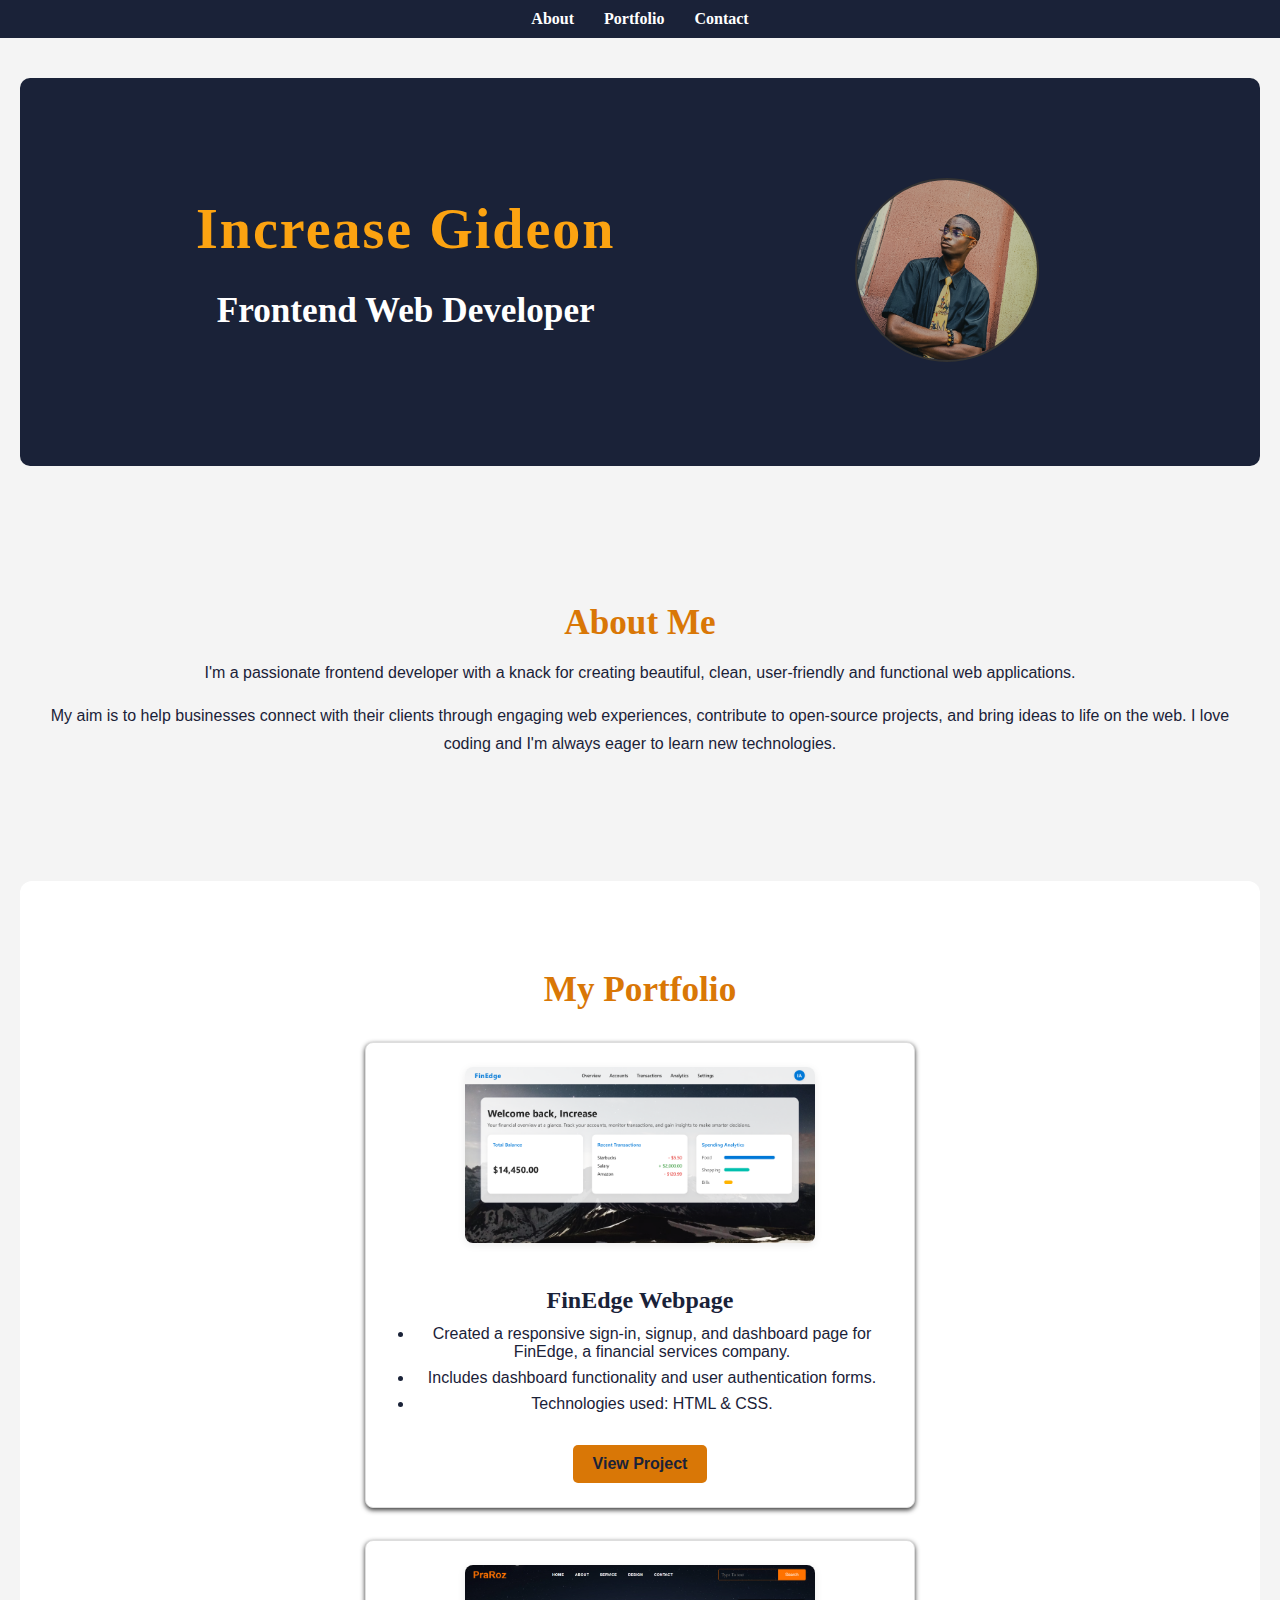
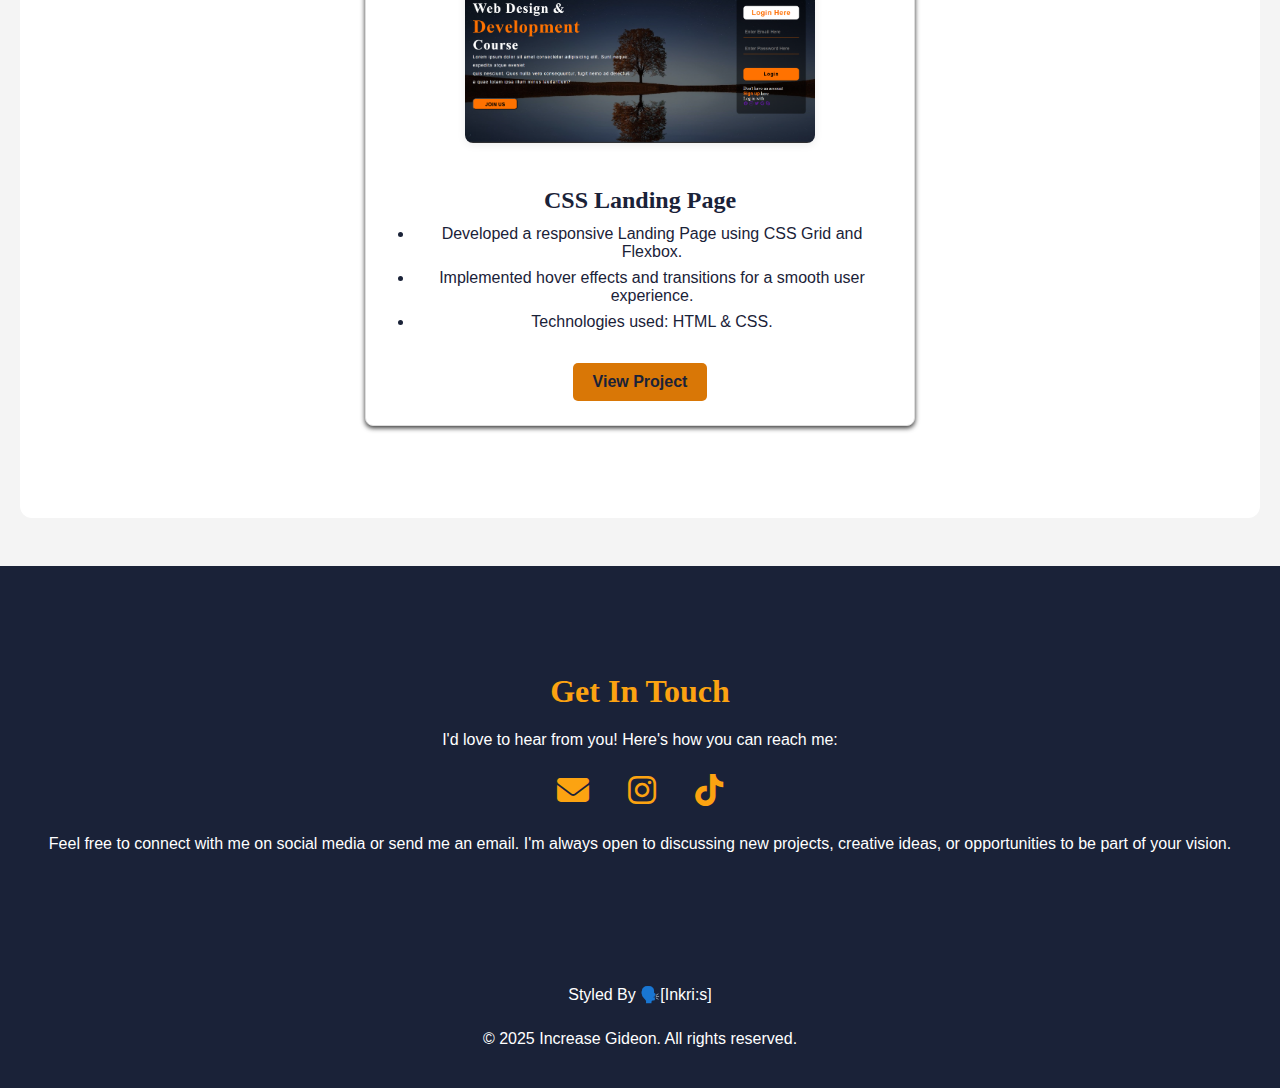
<file: HTML Projects/My Portfolio/Index.html>
<!DOCTYPE html>
<html lang="en">
<head>
    <meta charset="UTF-8" />
    <meta name="viewport" content="width=device-width, initial-scale=1.0">
    <title>Increase Gideon | Frontend Developer</title>
    <link rel="stylesheet" href="https://cdnjs.cloudflare.com/ajax/libs/font-awesome/6.4.0/css/all.min.css">
    <style>
    body {
    font-family: Arial, sans-serif;
    margin: 0;
    padding: 0;
    background-color: #f4f4f4;
    color: #1a2238;
}

main {
    max-width: 1400px;
    margin: 40px auto 0 auto;
    padding: 0 20px;
}

section {
    padding: 60px 20px;
    text-align: center;
    margin-bottom: 48px;
}

h2 {
    font-size: 2.2rem;
    font-weight: 700;
    color: #d97706;
    margin-bottom: 1rem;
    font-family: 'Georgia', serif;
}

h3 {
    font-size: 1.5rem;
    font-weight: 600;
    color: #1a2238;
    margin-bottom: 0.7rem;
    font-family: 'Georgia', serif;
}

p {
    font-size: 1rem;
    font-weight: 400;
    line-height: 1.7;
    margin-bottom: 1rem;
}


header {
    background-color: #1a2238;
    color: #ffffff;
    font-family: Georgia, serif;
    padding: 10px 0;
    position: sticky;
    top: 0;
}

nav ul {
    list-style: none;
    padding: 0;
    margin: 0;
    display: flex;
    justify-content: center;
}

nav ul li a {
    margin: 0 15px;
    color: #ffffff;
    text-decoration: none;
    font-weight: bold;
}

nav ul li a:hover, nav ul li a:focus {  
    color: #fca311;
    transition: color 0.3s;
}

nav ul li a:focus-visible {
    outline: 2px solid #fca311;
    outline-offset: 2px;
}


#hero {
    background-color: #1a2238;
    color: #ffffff;
    padding: 100px 20px;
    border-radius: 10px;
}

.hero-container {
    display: flex;
    align-items: center;
    gap: 15rem;
}

.hero-text {
    padding-left: 13%;
}

#hero h1 {
    font-size: 3.5rem;
    font-family: 'Georgia', serif;
    font-weight: 700;
    color: #fca311;
    margin: 0;
    margin-bottom: 0.5rem;
    letter-spacing: 2px;
}

#hero h2 {
    color: #ffffff;
}

.hero-image img {
    width: 180px;
    height: 180px;
    object-fit: cover;
    border-radius: 50%;
    border: 2px solid #333;
}


#portfolio {
    background-color: white;
    border-radius: 12px;
}

.project-card {
    border: 1px solid #ddd;
    border-radius: 8px;
    background: #ffffff;
    color: #1a2238;
    padding: 24px;
    margin: 32px auto;
    max-width: 500px;
    box-shadow: 0 2px 5px rgba(0, 0, 0, 0.8);
    transition: transform 0.3s ease, box-shadow 0.3s ease;
}

.project-card:hover, .project-card:focus-within {
    transform: translateY(-5px);
    box-shadow: 0 8px 15px rgba(0, 0, 0, 0.8);
}

.project-preview {
    width: 100%;
    max-width: 350px;
    border-radius: 8px;
    margin-bottom: 1rem;
    box-shadow: 0 2px 8px rgba(0, 0, 0, 0.08);
}

.project-card ul {
    padding-left: 1.5rem;
    margin: 0 0 1rem 0;
}

.project-card li {
    margin-bottom: 0.5rem;
}

.project-btn {
    display: inline-block;
    background-color: #d97706;
    color: #1a2238;
    text-decoration: none;
    padding: 10px 20px;
    margin-top: 1rem;
    border-radius: 5px;
    font-weight: bold;
    transition: background-color 0.3s ease, transform 0.3s ease;
}

.project-btn:hover, .project-btn:focus {
    background-color: #1a2238;
    color: #d97706;
    transform: translateY(-2px);
}

.project-btn:focus-visible {
    outline: #1a2238 solid 2px;
    outline-offset: 2px;
}

footer {
    text-align: center;
    padding: 20px;
    background-color: #1a2238;
    color: #ffffff;
}

#contact h2 {
    font-size: 2rem;
    font-weight: bold;
    color: #fca311;
    margin-bottom: 0.5rem;
    text-align: center;
}

.social-links {
    margin: 20px 0;
    text-align: center;
}

.social-links a {
    color: #fca311;
    text-decoration: none;
    font-size: 2rem;
    margin: 0 15px;
    transition: color 0.2s;
}

.social-links a:hover, .social-links a:focus {
    color: white;
}

.social-links a:focus-visible {
    outline: 2px solid white;
    outline-offset: 2px;
    border-radius: 4px;
}

@media (max-width:1200px) {
    .hero-container {
        gap: 5rem;
        justify-content: center;
    }
    .hero-text {
        padding-left: 0;
    }
}

@media (max-width: 768px) {
    #hero h1 {
        font-size: 2.5rem;
    }

    .hero-container {
        flex-direction: column-reverse;
        align-items: center;
        gap: 2.5rem;
    }

    .hero-text {
        padding-left: 0;
        text-align: center;
    }

    nav ul {
        flex-direction: column;
    }
    
    nav ul li {
        margin: 10px 0;
    }
}
    </style>
</head>
<body>
    <header>
        <nav>
            <ul>
                <li><a href="#about">About</a></li>
                <li><a href="#portfolio">Portfolio</a></li>
                <li><a href="#contact">Contact</a></li>
            </ul>
        </nav>
    </header>
    <main>
        <section id="hero">
            <div class="hero-container">
                <div class="hero-text">
                    <h1>Increase Gideon</h1>
                    <h2>Frontend Web Developer</h2>
                </div>
                <div class="hero-image">
                    <img src="Hero.jpg" alt="Increase Gideon Profile Picture" />
                </div>
            </div>
        </section>
        <section id="about">
            <h2>About Me</h2>
            <p>I'm a passionate frontend developer with a knack for creating beautiful, clean, user-friendly and functional web applications.</p>
            <p>My aim is to help businesses connect with their clients through engaging web experiences, contribute to open-source projects, and bring ideas to life on the web. I love coding and I'm always eager to learn new technologies.</p>
        </section>

        <section id="portfolio">
            <h2>My Portfolio</h2>
            <div class="project-card">
                <img src="Finedge Preview.png" alt="FinEdge Webpage Preview" class="project-preview"/>
                <h3>FinEdge Webpage</h3>
                <ul>
                    <li>Created a responsive sign-in, signup, and dashboard page for FinEdge, a financial services company.</li>
                    <li>Includes dashboard functionality and user authentication forms.</li>
                    <li>Technologies used: HTML & CSS.</li>
                </ul>
                <a href="Sign In Page/Index.html" target="_blank" class="project-btn">View Project</a>
            </div>
            <div class="project-card">
                <img src="CSS Preview.png" alt="CSS Landing Page Preview" class="project-preview"/>
                <h3>CSS Landing Page</h3>
                <ul>
                    <li>Developed a responsive Landing Page using CSS Grid and Flexbox.</li>
                    <li>Implemented hover effects and transitions for a smooth user experience.</li>
                    <li>Technologies used: HTML & CSS.</li>
                </ul>
                <a href="CSS/Index.html" target="_blank" class="project-btn">View Project</a>
            </div>
        </section>
    </main>

    <footer>
        <section id="contact">
            <h2>Get In Touch</h2>
            <p>I'd love to hear from you! Here's how you can reach me:</p>
            <div class="social-links">
                <a href="mailto:increaseakano@gmail.com" target="_blank" rel="noopenerS" title="Gmail">
                    <i class="fas fa-envelope"></i>
                </a>
                <a href="https://instagram.com/inkri.s" target="_blank" rel="noopener" title="Instagram">
                    <i class="fab fa-instagram"></i>
                </a>
                <a href="https://tiktok.com/@increase.gideon" target="_blank" rel="noopener" title="TikTok">
                    <i class="fab fa-tiktok"></i>
                </a>
            </div>
            <p>Feel free to connect with me on social media or send me an email. I'm always open to discussing new projects, creative ideas, or opportunities to be part of your vision.</p>
        </section>
        <p>Styled By 🗣️[Inkri:s]</p>
        <p>&copy; 2025 Increase Gideon. All rights reserved.</p>
    </footer>
</body>
</html>
</file>
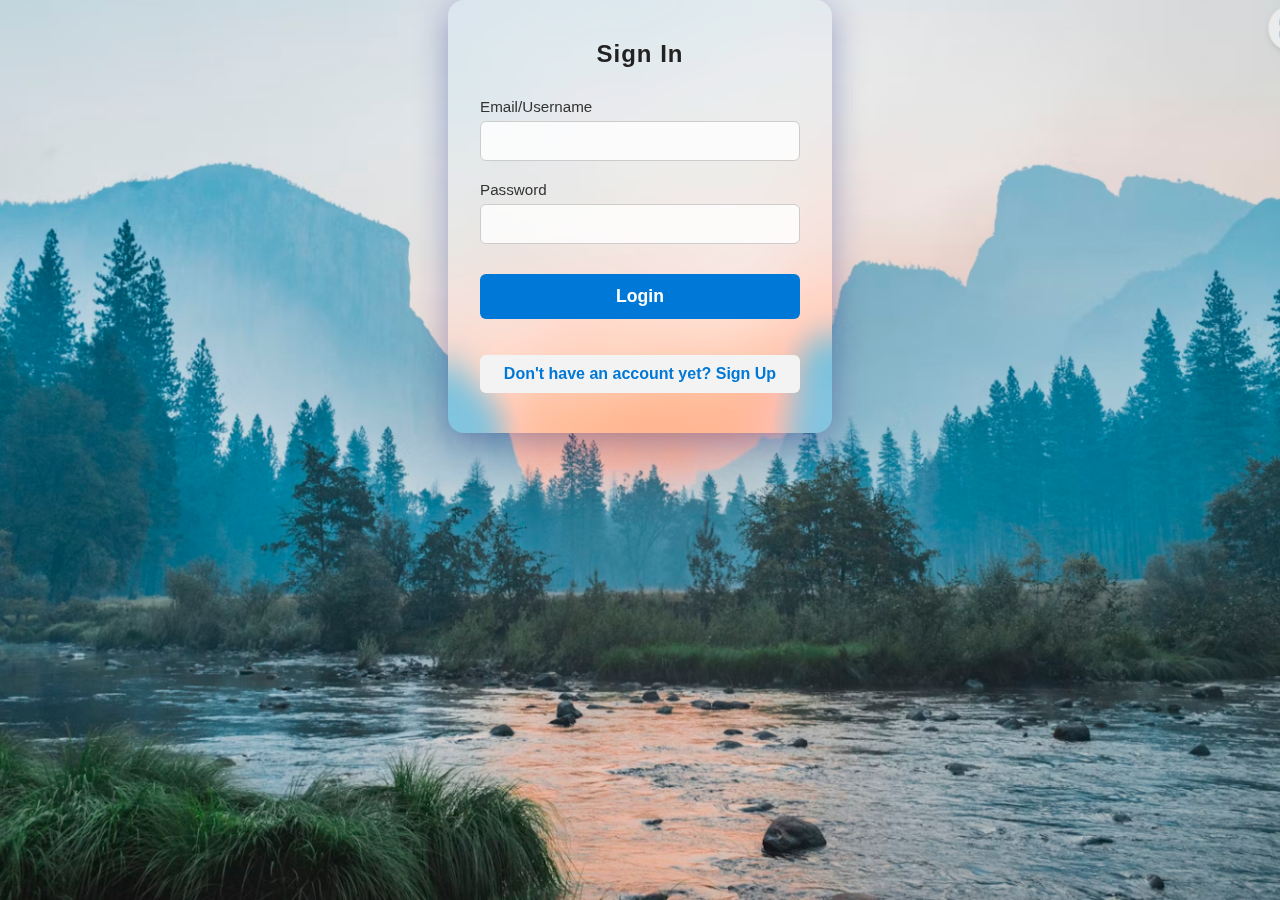
<file: HTML Projects/My Portfolio/Sign In Page/Index.html>
<!DOCTYPE html>
<html lang="en">
<head>
    <meta charset="UTF-8">
    <meta name="viewport" content="width=device-width, initial-scale=1.0">
    <title>Sign in</title>
    <link rel="stylesheet" href="styles.css">
</head>
<body>
    <div class="background"></div>
    <div class="login-container">
        <form class="login-form">
            <h2>Sign In</h2>
            <div class="input-group">
                <label for="email">Email/Username</label>
                <input type="email" id="email" required>
            </div>
            <div class="input-group">
                <label for="password">Password</label>
                <input type="password" id="password" required>
            </div>
            <a href="dashboard.html" class="login-btn">Login</a>
            <a href="signup.html" class="signup-btn">Don't have an account yet? Sign Up</a>
        </form>
    </div>
<footer>
    <p>&copy; 2025 FinEdge. All rights reserved.</p>
    <p>Follow us on <a href="#">Twitter</a>, <a href="#">Facebook</a>, and <a href="#">Instagram</a>.</p>
</footer>
</body>
</html>
</file>
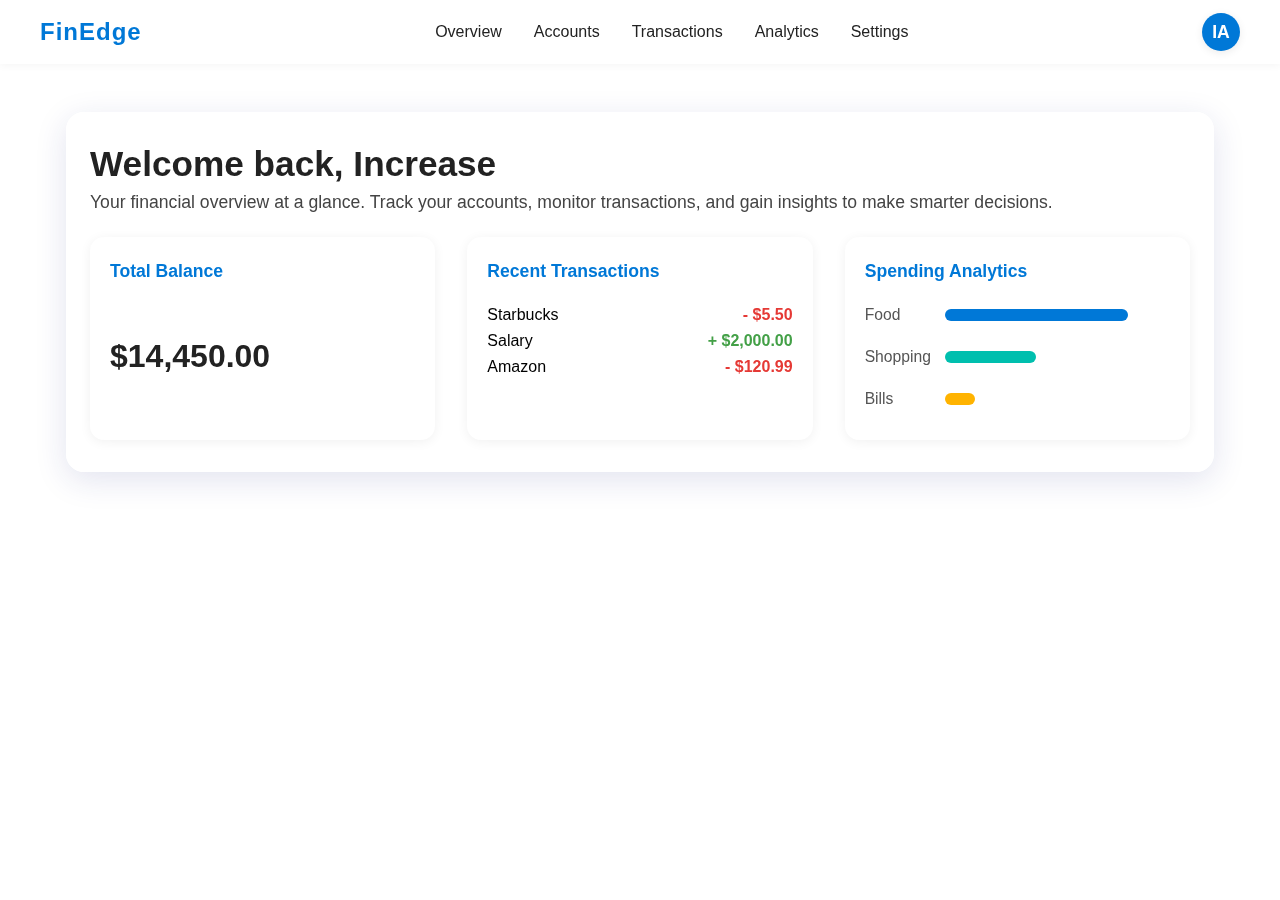
<file: HTML Projects/My Portfolio/Sign In Page/dashboard.html>
<!DOCTYPE html>
<html lang="en">
<head>
    <meta charset="UTF-8">
    <meta name="viewport" content="width=device-width, initial-scale=1.0">
    <title>Fintech Dashboard</title>
    <link rel="stylesheet" href="styles.css">
</head>
<body>
    <div class="dashboard-background"></div>
    <nav class="dashboard-nav">
        <div class="logo">FinEdge</div>
        <ul>
            <li><a href="#">Overview</a></li>
            <li><a href="#">Accounts</a></li>
            <li><a href="#">Transactions</a></li>
            <li><a href="#">Analytics</a></li>
            <li><a href="#">Settings</a></li>
        </ul>
        <div class="user-profile">
            <span class="user-initials">IA</span>
        </div>
    </nav>
    <main class="dashboard-main">
        <section class="welcome-section">
            <h1>Welcome back, Increase</h1>
            <p>Your financial overview at a glance. Track your accounts, monitor transactions, and gain insights to make smarter decisions.</p>
        </section>
        <section class="dashboard-cards">
            <div class="card">
                <h3>Total Balance</h3>
                <p class="amount">$14,450.00</p>
            </div>
            <div class="card">
                <h3>Recent Transactions</h3>
                <ul class="transactions">
                    <li>
                        <span>Starbucks</span>
                        <span class="debit">- $5.50</span>
                    </li>
                    <li>
                        <span>Salary</span>
                        <span class="credit">+ $2,000.00</span>
                    </li>
                    <li>
                        <span>Amazon</span>
                        <span class="debit">- $120.99</span>
                    </li>
                </ul>
            </div>
            <div class="card">
                <h3>Spending Analytics</h3>
                <div class="analytics-bar">
                    <div class="bar-label">Food</div>
                    <div class="bar" style="width: 60%; background: #0078d7;"></div>
                </div>
                <div class="analytics-bar">
                    <div class="bar-label">Shopping</div>
                    <div class="bar" style="width: 30%; background: #00bfae;"></div>
                </div>
                <div class="analytics-bar">
                    <div class="bar-label">Bills</div>
                    <div class="bar" style="width: 10%; background: #ffb300;"></div>
                </div>
            </div>
        </section>
    </main>
</body>
</html>
</file>
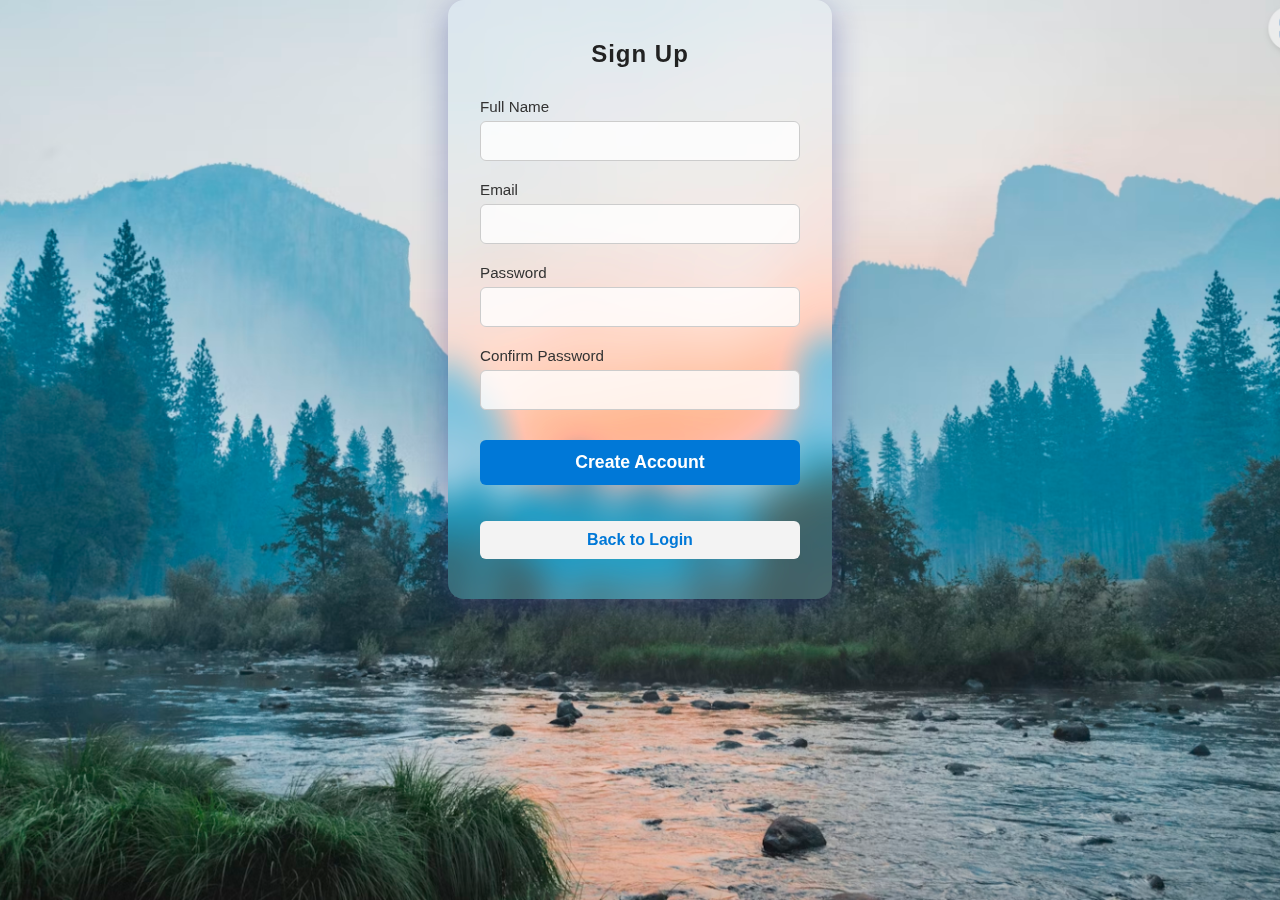
<file: HTML Projects/My Portfolio/Sign In Page/Signup.html>
<!DOCTYPE html>
<html lang="en">
<head>
    <meta charset="UTF-8">
    <meta name="viewport" content="width=device-width, initial-scale=1.0">
    <title>Sign Up</title>
    <link rel="stylesheet" href="styles.css">
</head>
<body>
    <div class="background"></div>
    <div class="login-container">
        <form class="login-form">
            <h2>Sign Up</h2>
            <div class="input-group">
                <label for="fullname">Full Name</label>
                <input type="text" id="fullname" required>
            </div>
            <div class="input-group">
                <label for="email">Email</label>
                <input type="email" id="email" required>
            </div>
            <div class="input-group">
                <label for="password">Password</label>
                <input type="password" id="password" required>
            </div>
            <div class="input-group">
                <label for="confirm-password">Confirm Password</label>
                <input type="password" id="confirm-password" required>
            </div>
            <button type="submit">Create Account</button>
            <a href="index.html" class="signup-btn">Back to Login</a>
        </form>
    </div>
</body>
</html>
</file>
<file: HTML Projects/My Portfolio/Sign In Page/styles.css>
/*sign-in page styles*/
body, html {
    height: 100%;
    margin: 0;
    font-family: 'Segoe UI', Arial, sans-serif;
    min-height: 100vh;
}

.background {
    position: absolute;
    top: 0; left: 0; right: 0; bottom: 0;
    background: url('Photo1.png') center center no-repeat;
    background-size: cover;
    z-index: 1;
}

.login-container {
    position: relative;
    top: 0; left: 0; right: 0; bottom: 0;
    display: flex;
    align-items: center;
    justify-content: center;
    z-index: 2;
}

.login-form {
    background: rgba(255,255,255,0.15);
    -webkit-backdrop-filter: blur(16px) saturate(180%);
    backdrop-filter: blur(16px) saturate(180%);
    border-radius: 16px;
    box-shadow: 0 8px 32px 0 rgba(31,38,135,0.37);
    padding: 40px 32px;
    min-width: 320px;
    display: flex;
    flex-direction: column;
    gap: 20px;
}

.login-form h2 {
    margin: 0 0 10px 0;
    color: #222;
    font-weight: 600;
    text-align: center;
    letter-spacing: 1px;
}

.input-group {
    display: flex;
    flex-direction: column;
    gap: 6px;
}

.input-group label {
    font-size: 0.95rem;
    color: #333;
    font-weight: 500;
}

.input-group input {
    padding: 10px 12px;
    border: 1px solid #ccc;
    border-radius: 6px;
    font-size: 1rem;
    background: rgba(255,255,255,0.8);
    transition: border 0.2s;
}

.input-group input:focus {
    border: 1.5px solid #0078d7;
    outline: none;
}

.login-btn {
    display: block;
    margin-top: 10px;
    padding: 12px 0;
    border: none;
    border-radius: 6px;
    background: #0078d7;
    color: #fff;
    font-size: 1.1rem;
    font-weight: 600;
    text-align: center;
    text-decoration: none;
    cursor: pointer;
    transition: background 0.2s;
    width: 100%;
    box-sizing: border-box;
}

.login-btn:hover {
    background: #d8d38b;
    color: #0078d7;
}


.signup-btn {
    display: block;
    margin: 16px auto 0 auto;
    text-align: center;
    padding: 10px 0;
    border-radius: 6px;
    background: #f3f3f3;
    color: #0078d7;
    font-weight: 600;
    text-decoration: none;
    transition: background 0.2s, color 0.2s;
    width: 100%;
    box-sizing: border-box;
}

.signup-btn:hover {
    background: #0078d7;
    color: #d8d38b;
}


button[type="submit"] {
    margin-top: 10px;
    padding: 12px 0;
    border: none;
    border-radius: 6px;
    background: #0078d7;
    color: #fff;
    font-size: 1.1rem;
    font-weight: 600;
    cursor: pointer;
    width: 100%;
    transition: background 0.2s;
    box-sizing: border-box;
}

button[type="submit"]:hover {
    background-color: #d8d38b;
    color: #005fa3;
}

/* Dashboard background style*/
.dashboard-background {
    position: fixed;
    top: 0; left: 0; right: 0; bottom: 0;
    background: url('https://images.unsplash.com/photo-1464983953574-0892a716854b?auto=format&fit=crop&w=1500&q=80') center center no-repeat;
    background-size: cover;
    z-index: 1;
    filter: brightness(0.96);
}

/* Dashboard navigation */
.dashboard-nav {
    position: relative;
    z-index: 2;
    display: flex;
    align-items: center;
    justify-content: space-between;
    background: rgba(255,255,255,0.92);
    padding: 0 40px;
    height: 64px;
    box-shadow: 0 2px 8px rgba(0,0,0,0.04);
}

.dashboard-nav .logo {
    font-size: 1.5rem;
    font-weight: 700;
    color: #0078d7;
    letter-spacing: 1px;
}

.dashboard-nav ul {
    list-style: none;
    display: flex;
    gap: 32px;
    margin: 0;
    padding: 0;
}

.dashboard-nav ul li a {
    text-decoration: none;
    color: #222;
    font-weight: 500;
    transition: color 0.2s;
}

.dashboard-nav ul li a:hover {
    color: #0078d7;
}

.user-profile {
    background: #0078d7;
    color: #fff;
    border-radius: 50%;
    width: 38px;
    height: 38px;
    display: flex;
    align-items: center;
    justify-content: center;
    font-weight: 600;
    font-size: 1.1rem;
    box-shadow: 0 2px 8px rgba(0,0,0,0.08);
}

/* Dashboard main */
.dashboard-main {
    position: relative;
    z-index: 2;
    max-width: 1100px;
    margin: 48px auto 0 auto;
    padding: 32px 24px;
    background: rgba(255,255,255,0.85);
    border-radius: 18px;
    box-shadow: 0 8px 32px 0 rgba(31,38,135,0.13);
}

.welcome-section h1 {
    margin: 0 0 8px 0;
    font-size: 2.2rem;
    color: #222;
    font-weight: 700;
}

.welcome-section p {
    margin: 0 0 24px 0;
    color: #444;
    font-size: 1.1rem;
}

.dashboard-cards {
    display: flex;
    gap: 32px;
    flex-wrap: wrap;
    margin-top: 24px;
}

.card {
    background: #fff;
    border-radius: 14px;
    box-shadow: 0 2px 12px rgba(0,0,0,0.06);
    padding: 24px 20px;
    flex: 1 1 300px;
    min-width: 260px;
    max-width: 340px;
    display: flex;
    flex-direction: column;
    gap: 16px;
}

.card h3 {
    margin: 0 0 8px 0;
    color: #0078d7;
    font-size: 1.1rem;
    font-weight: 600;
}

.amount {
    font-size: 2rem;
    font-weight: 700;
    color: #222;
}

.transactions {
    list-style: none;
    padding: 0;
    margin: 0;
    font-size: 1rem;
}

.transactions li {
    display: flex;
    justify-content: space-between;
    margin-bottom: 8px;
}

.debit {
    color: #e53935;
    font-weight: 600;
}

.credit {
    color: #43a047;
    font-weight: 600;
}

.analytics-bar {
    display: flex;
    align-items: center;
    gap: 10px;
    margin-bottom: 8px;
}

.bar-label {
    width: 70px;
    font-size: 0.98rem;
    color: #555;
}

.bar {
    height: 12px;
    border-radius: 6px;
    transition: width 0.3s;
}

/* Responsive */
@media (max-width: 900px) {
    .dashboard-cards {
        flex-direction: column;
        gap: 20px;
    }
    .dashboard-main {
        padding: 20px 8px;
    }
}
</file>
